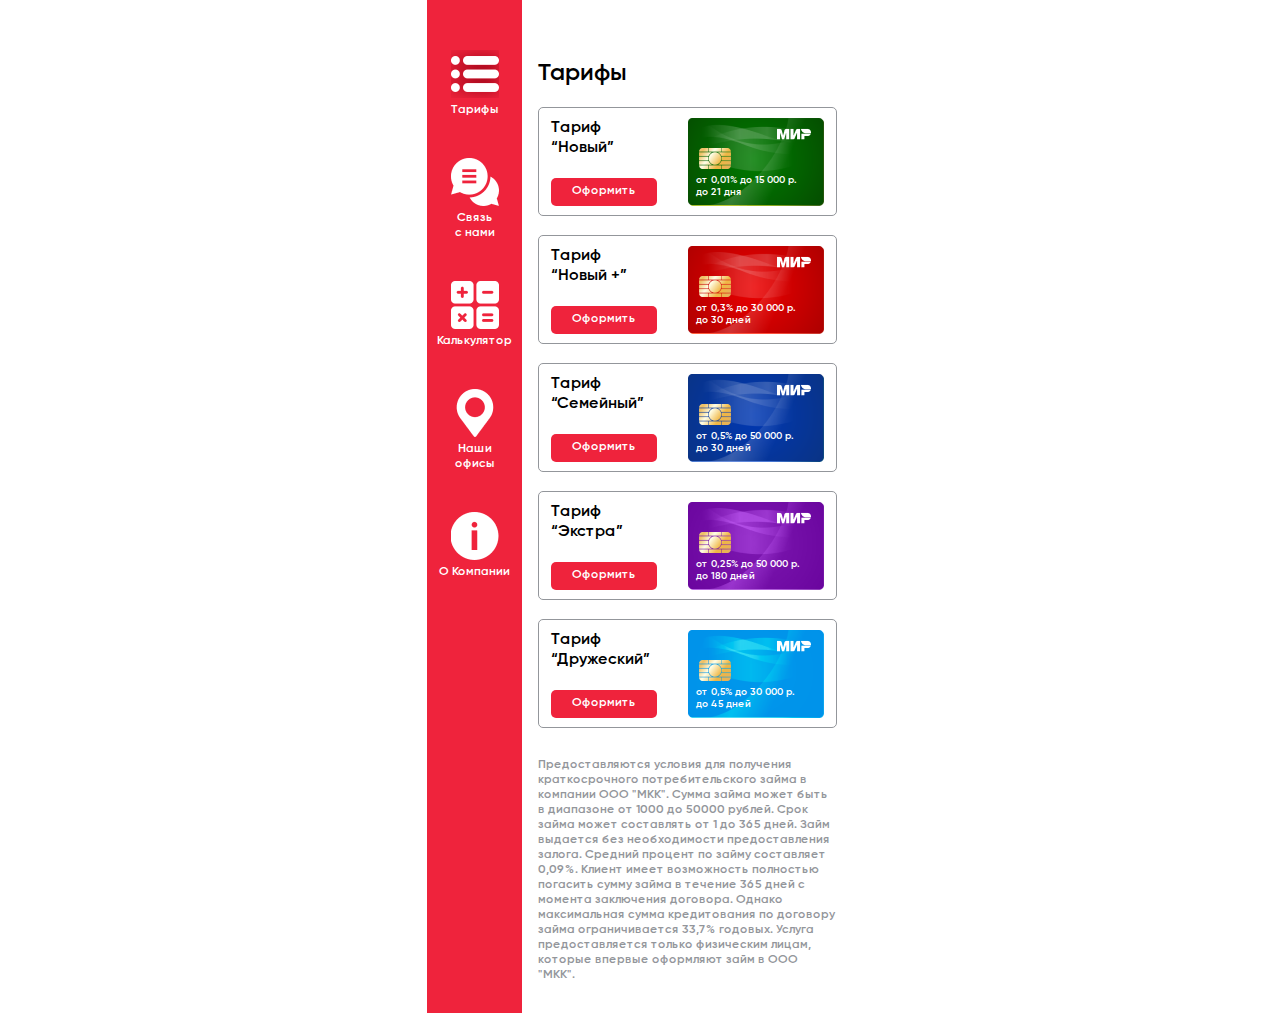
<file: index.html>
<!DOCTYPE html>
<html lang="en">
<head>
    <meta charset="UTF-8">
    <meta name="viewport" content="width=device-width, initial-scale=1.0">
    <link rel="stylesheet" href="./assets/css/main.css">
    <title>Тарифы</title>
</head>
<body>
    <div class="wrapper">
        <header class="header" id="header"></header>

        <main class="main">
            <section class="mainsec tarifs">
                <div class="container">
                    <div class="mainsec_block tarifs_block">
                        <div class="mainsec_l">
                            <div class="mainsec_l--links">
                                <a href="index.html" class="mainsec_l--link">
                                    <img src="./assets/imgs/main/tarifs.png" alt="mainsec icon">
                                    <span>Тарифы</span>
                                </a>
                                <a href="contactus.html" class="mainsec_l--link">
                                    <img src="./assets/imgs/main/contactus.png" alt="mainsec icon">
                                    <span>Связь <br> с нами</span>
                                </a>
                                <a href="calculator.html" class="mainsec_l--link">
                                    <img src="./assets/imgs/main/Calculator.png" alt="mainsec icon">
                                    <span>Калькулятор</span>
                                </a>
                                <a href="ouroffices.html" class="mainsec_l--link">
                                    <img src="./assets/imgs/main/location.png" alt="mainsec icon">
                                    <span>Наши <br> офисы</span>
                                </a>
                                <a href="aboutus.html" class="mainsec_l--link">
                                    <img src="./assets/imgs/main/Information.png" alt="mainsec icon">
                                    <span>О Компании</span>
                                </a>
                            </div>
                        </div>
                        <div class="mainsec_r">
                            <div class="tarifs_side active">
                                <h2 class="main_title">Тарифы</h2>
                                <div class="tarifs_items">
                                    <div class="tarifs_item">
                                        <div class="tarifs_item--l">
                                            <span class="tarifs_item--name">
                                                Тариф <br> “Новый”
                                            </span>
                                            <a href="#" class="tarifs_item--btn main_btn">Оформить</a>
                                        </div>
                                        <div class="tarifs_item--r">
                                            <img class="tarifs_item--img01" src="./assets/imgs/tarifs/mir.png" alt="mir">
                                            <img class="tarifs_item--img02" src="./assets/imgs/tarifs/chip.png" alt="chip">
                                            <img class="tarifs_item--bg" src="./assets/imgs/tarifs/greenbg.png" alt="bg">
                                            <span class="tarifs_item--span">
                                                от 0,01% до 15 000 р. <br> до 21 дня
                                            </span>
                                        </div>
                                    </div>
                                    <div class="tarifs_item">
                                        <div class="tarifs_item--l">
                                            <span class="tarifs_item--name">
                                                Тариф <br> “Новый +”
                                            </span>
                                            <a href="#" class="tarifs_item--btn main_btn">Оформить</a>
                                        </div>
                                        <div class="tarifs_item--r">
                                            <img class="tarifs_item--img01" src="./assets/imgs/tarifs/mir.png" alt="mir">
                                            <img class="tarifs_item--img02" src="./assets/imgs/tarifs/chip.png" alt="chip">
                                            <img class="tarifs_item--bg" src="./assets/imgs/tarifs/redbg.png" alt="bg">
                                            <span class="tarifs_item--span">
                                                от 0,3% до 30 000 р. <br> до 30 дней
                                            </span>
                                        </div>
                                    </div>
                                    <div class="tarifs_item">
                                        <div class="tarifs_item--l">
                                            <span class="tarifs_item--name">
                                                Тариф <br> “Семейный”
                                            </span>
                                            <a href="#" class="tarifs_item--btn main_btn">Оформить</a>
                                        </div>
                                        <div class="tarifs_item--r">
                                            <img class="tarifs_item--img01" src="./assets/imgs/tarifs/mir.png" alt="mir">
                                            <img class="tarifs_item--img02" src="./assets/imgs/tarifs/chip.png" alt="chip">
                                            <img class="tarifs_item--bg" src="./assets/imgs/tarifs/bluebg.png" alt="bg">
                                            <span class="tarifs_item--span">
                                                от 0,5% до 50 000 р. <br> до 30 дней
                                            </span>
                                        </div>
                                    </div>
                                    <div class="tarifs_item">
                                        <div class="tarifs_item--l">
                                            <span class="tarifs_item--name">
                                                Тариф <br> “Экстра”
                                            </span>
                                            <a href="#" class="tarifs_item--btn main_btn">Оформить</a>
                                        </div>
                                        <div class="tarifs_item--r">
                                            <img class="tarifs_item--img01" src="./assets/imgs/tarifs/mir.png" alt="mir">
                                            <img class="tarifs_item--img02" src="./assets/imgs/tarifs/chip.png" alt="chip">
                                            <img class="tarifs_item--bg" src="./assets/imgs/tarifs/purplebg.png" alt="bg">
                                            <span class="tarifs_item--span">
                                                от 0,25% до 50 000 р.  <br> до 180 дней
                                            </span>
                                        </div>
                                    </div>
                                    <div class="tarifs_item">
                                        <div class="tarifs_item--l">
                                            <span class="tarifs_item--name">
                                                Тариф <br> “Дружеский”
                                            </span>
                                            <a href="#" class="tarifs_item--btn main_btn">Оформить</a>
                                        </div>
                                        <div class="tarifs_item--r">
                                            <img class="tarifs_item--img01" src="./assets/imgs/tarifs/mir.png" alt="mir">
                                            <img class="tarifs_item--img02" src="./assets/imgs/tarifs/chip.png" alt="chip">
                                            <img class="tarifs_item--bg" src="./assets/imgs/tarifs/bluebg02.png" alt="bg">
                                            <span class="tarifs_item--span">
                                                от 0,5% до 30 000 р.  <br> до 45 дней
                                            </span>
                                        </div>
                                    </div>
                                </div>
                                <p class="tarifs_text">
                                    Предоставляются условия для получения краткосрочного потребительского займа в компании ООО "МКК". Сумма займа может быть в диапазоне от 1000 до 50000 рублей. Срок займа может составлять от 1 до 365 дней. Займ выдается без необходимости предоставления залога. Средний процент по займу составляет 0,09%. Клиент имеет возможность полностью погасить сумму займа в течение 365 дней с момента заключения договора. Однако максимальная сумма кредитования по договору займа ограничивается 33,7% годовых. Услуга предоставляется только физическим лицам, которые впервые оформляют займ в ООО "МКК".
                                </p>
                            </div>
                            <div class="loan">
                                <form action="" class="loan_form">
                                    <div class="loan_block">
                                        <h2 class="main_title">Заявка на заём</h2>
                                        <div class="loan_inputs">
                                            <div class="loan_input">
                                                <img src="./assets/imgs/tarifs/User.png">
                                                <input type="text" placeholder="ФИО" class="loan_input--name" required>
                                            </div>
                                            <div class="loan_input">
                                                <img src="./assets/imgs/tarifs/Mail.png">
                                                <input type="text" placeholder="e-mail" class="loan_input--mail" required>
                                            </div>
                                            <div class="loan_input">
                                                <img src="./assets/imgs/tarifs/Smartphone.png">
                                                <input type="text" placeholder="Номер телефона" class="loan_input--tel" required>
                                            </div>
                                        </div>
                                        <button class="main_btn loan_btn">Отправить</button>
                                        <a href="#" class="consent">Согласие на обработку данных</a>
                                    </div>
                                </form>
                            </div>
                            <div class="consent_block">
                                <a href="#" class="toback">
                                    <svg fill="#000000" version="1.1" id="Capa_1" xmlns="http://www.w3.org/2000/svg" xmlns:xlink="http://www.w3.org/1999/xlink" 
                                        width="800px" height="800px" viewBox="0 0 44.952 44.952"
                                        xml:space="preserve">
                                    <g>
                                        <path d="M44.952,22.108c0-1.25-0.478-2.424-1.362-3.308L30.627,5.831c-0.977-0.977-2.561-0.977-3.536,0
                                            c-0.978,0.977-0.976,2.568,0,3.546l10.574,10.57H2.484C1.102,19.948,0,21.081,0,22.464c0,0.003,0,0.025,0,0.028
                                            c0,1.382,1.102,2.523,2.484,2.523h35.182L27.094,35.579c-0.978,0.978-0.978,2.564,0,3.541c0.977,0.979,2.561,0.978,3.538-0.001
                                            l12.958-12.97c0.885-0.882,1.362-2.059,1.362-3.309C44.952,22.717,44.952,22.231,44.952,22.108z"/>
                                    </g>
                                    </svg>
                                    <span>назад</span>
                                </a>
                                <h2 class="main_title">Согласие <br> на обработку данных</h2>
                                <div class="consent_block--text">
                                    <p class="consent_block--p">
                                        Согласие пользователя мобильного приложения "Займы онлайн" на обработку персональных данных
                                    </p>
                                    <p class="consent_block--p">
                                        Регистрируясь (заполняя форму) в Мобильном приложении Общества с ограниченной ответственностью “МКК «ЮристЪ» (далее Общество) и Разработчика Мобильного приложения действующего на основании Соглашения №2 с Обществом от 12 января 2024г., Пользователь, выступая в качестве субъекта персональных данных предоставляет согласие на обработку персональных данных. Пользователь нажатием на кнопку "Я даю согласие на обработку своих персональных данных", безусловно принимает (предоставляет акцепт) всех положений настоящего Согласия.
                                    </p>
                                    <p class="consent_block--p">
                                        Перечень персональных данных Пользователя, собираемых в приложении: Фамилия, Имя, Отчество, Адрес электронной почты, Номер мобильного телефона.
                                    </p>
                                    <p class="consent_block--p">
                                        Настоящее Согласие действует в отношении всех персональных данных Пользователя, указанных им при заполнении формы в Мобильном приложении; Цели обработки персональных данных: Подбор Мобильным приложением предложений займов от сторонних микрофинансовых и микрокредитных компаний; Передача полученных персональных данных для оценки возможности выдачи займа в ООО “МКК «ЮристЪ» .
                                    </p>
                                    <p class="consent_block--p">
                                        Согласие Пользователя включает в себя, в том числе, согласие с тем, что получение данных, относящихся к Пользователю, их уточнение, блокирование и уничтожение допускается в случаях, установленных действующим законодательством на основании письменного заявления Пользователя, которое должно соответствовать требованиям, установленным действующим законодательством РФ.
                                    </p>
                                    <p class="consent_block--p">
                                        Согласие, предоставленное Пользователем, действует с момента установки соответствующего переключателя в Мобильном приложении Общества и действительно в течение 5 (пяти) лет.
                                    </p>
                                    <p class="consent_block--p">
                                        Пользователь имеет право отозвать настоящее согласие. Отзыв осуществляется в форме подачи заявки через форму обратной связи сайта. После получения отзыва персональные данные подлежат уничтожению либо обезличиванию, в порядке, предусмотренном действующим законодательством РФ. Мобильное приложение разрабатывается и поддерживается Разработчиком. Персональные данные полученные в заявке Мобильного приложения пересылаются в ООО МКК «ЮристЪ»и без сохранения копии на серверах Разработчика. В случае если Пользователь передавал свои персональные данные сторонней микрофинансовой или микрокредитной компании подобранной в Мобильном приложении, то по вопросу отзыва согласия необходимо обращаться в соответствующую микрофинансовую или микрокредитную компанию. Мобильное приложение не сохраняет персональные данные пользователя в процессе работы пользователя со сторонними микрофинансовыми и микрокредитными компаниями, не является стороной сделки и не является ответственной за условия сделок заключенных Пользователем и сторонней микрокредитной, микрофинансовой компанией. Все микрокредитные и микрофинансовые компании представленные в приложении имеют действующую лицензию ЦБ РФ.
                                    </p>
                                    <p class="consent_block--p">
                                        Общество предоставляет нецелевые потребительские микрозаймы в сумме от 5 000 рублей до 100 000 рублей на срок от 30 дней до 180 дней.
                                    </p>
                                    <p class="consent_block--p">
                                        Процентные ставки в процентах годовых по договору потребительского займа: <br>
                                        Минимальная годовая процентная ставка: 18,2% <br>
                                        Максимальная годовая процентная ставка: 34%
                                    </p>
                                    <p class="consent_block--p">
                                        1. Я, являющийся Пользователем, подтверждаю, что обладаю всей полнотой правоспособности для выражения данного согласия, действую осознанно, по своей воле и в собственных интересах.
                                    </p>
                                    <p class="consent_block--p">
                                        2. Информация, предоставляемая мной Обществу и партнерам в связи с необходимостью подбора займа, в том числе указанная в Форме регистрации и является полной, точной и достоверной во всех отношениях, признаю и подтверждаю, что самостоятельно и полностью несу ответственность за предоставленные мной персональные данные, включая их полноту, достоверность, недвусмысленность и относимость непосредственно ко мне.
                                    </p>
                                    <p class="consent_block--p">
                                        3. Я согласен на проверку Обществом или иными лицами по его поручению указанной информации.
                                    </p>
                                    <p class="consent_block--p">
                                        4. В соответствии с Федеральным законом от 27.07.2006 No 152- ФЗ «О персональных данных» Я, Пользователь даю Согласие Обществу и Разработчику, действующему на основании Соглашения с Обществом на обработку всех моих персональных данных, указанных в форме регистрации Мобильного приложения, посредством использования средств автоматизации или без использования таких средств, включая сбор, запись, систематизацию, накопление, хранение, уточнение (обновление, изменение), извлечение, использование, обезличивание, блокирование, уничтожение, передачу (распространение, предоставление, доступ), а также третьим лицам при выполнении требований законодательства РФ.
                                    </p>
                                </div>
                            </div>
                        </div>
                    </div>
                </div>
            </section>
        </main>

        <div class="modal">
            <div class="container">
                <div class="modal_block">
                    <div class="modal_item">
                        <h2 class="modal_title">Благодарим <br> за обращение!</h2>
                        <span class="modal_span">Ваша заявка принята</span>
                        <a href="#" class="modal_btn main_btn">Хорошо</a>
                    </div>
                </div>
            </div>
        </div>

        <!-- <div class="preloader" id="preloader">
            <div class="preloader_block">
                <div class="preloader_item">
                    <h2 class="preloader_title">Займ <br> ОНЛАЙН</h2>
                    <div class="snippet" data-title="dot-flashing">
                        <div class="stage">
                            <div class="dot-flashing">
                                <span class="spanbefore"></span>
                                <span class="spanafter"></span>
                            </div>
                        </div>
                    </div>
                </div>
            </div>
            <img class="preloader_bg" src="./assets/imgs/preloaderImg.png" alt="preloader bg">
            <img class="preloader_coins" src="./assets/imgs/preloadercoins.png" alt="coins">
        </div> -->

        <footer class="footer" id="footer"></footer>
    </div>

    <script src="./assets/js/jquery.js"></script>
    <script src="./assets/js/jquery.inputmask.min.js"></script>
    <script src="./assets/js/main.js"></script>
</body>
</html>
</file>
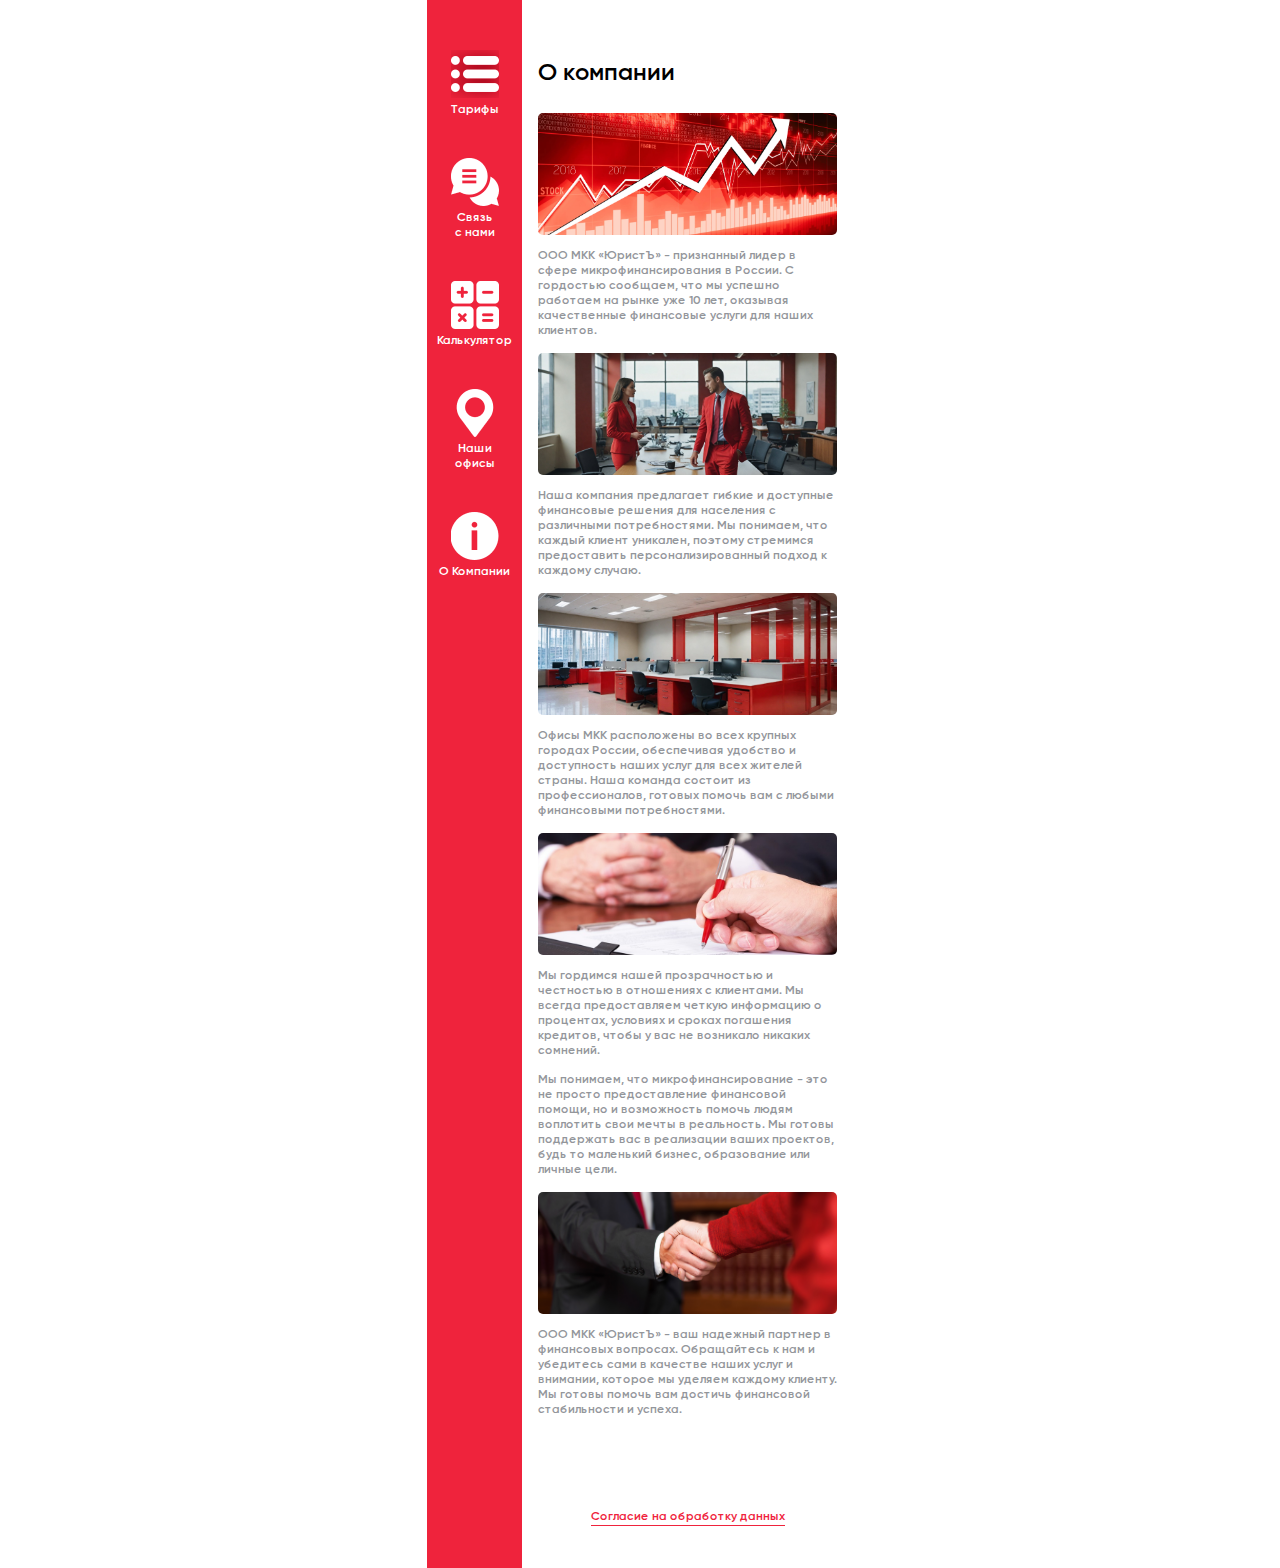
<file: aboutus.html>
<!DOCTYPE html>
<html lang="en">
<head>
    <meta charset="UTF-8">
    <meta name="viewport" content="width=device-width, initial-scale=1.0">
    <link rel="stylesheet" href="./assets/css/main.css">
    <title>О компании</title>
</head>
<body>
    <div class="wrapper">
        <header class="header" id="header"></header>

        <main class="main">
            <section class="mainsec tarifs">
                <div class="container">
                    <div class="mainsec_block aboutusmain">
                        <div class="mainsec_l">
                            <div class="mainsec_l--links">
                                <a href="index.html" class="mainsec_l--link">
                                    <img src="./assets/imgs/main/tarifs.png" alt="mainsec icon">
                                    <span>Тарифы</span>
                                </a>
                                <a href="contactus.html" class="mainsec_l--link">
                                    <img src="./assets/imgs/main/contactus.png" alt="mainsec icon">
                                    <span>Связь <br> с нами</span>
                                </a>
                                <a href="calculator.html" class="mainsec_l--link">
                                    <img src="./assets/imgs/main/Calculator.png" alt="mainsec icon">
                                    <span>Калькулятор</span>
                                </a>
                                <a href="ouroffices.html" class="mainsec_l--link">
                                    <img src="./assets/imgs/main/location.png" alt="mainsec icon">
                                    <span>Наши <br> офисы</span>
                                </a>
                                <a href="aboutus.html" class="mainsec_l--link">
                                    <img src="./assets/imgs/main/Information.png" alt="mainsec icon">
                                    <span>О Компании</span>
                                </a>
                            </div>
                        </div>
                        <div class="mainsec_r">
                            <div class="aboutus loan active">
                                <div class="aboutus_block">
                                    <h2 class="main_title">О компании</h2>
                                    <div class="aboutus_item">
                                        <img src="./assets/imgs/aboutus/aboutusImg01.png" alt="aboutus img">
                                        <p class="aboutus_text">ООО МКК «ЮристЪ» - признанный лидер в сфере микрофинансирования в России. С гордостью сообщаем, что мы успешно работаем на рынке уже 10 лет, оказывая качественные финансовые услуги для наших клиентов.
                                        </p>
                                        <img src="./assets/imgs/aboutus/aboutusImg02.jpg" alt="aboutus img">
                                        <p class="aboutus_text">Наша компания предлагает гибкие и доступные финансовые решения для населения с различными потребностями. Мы понимаем, что каждый клиент уникален, поэтому стремимся предоставить персонализированный подход к каждому случаю.</p>
                                        <img src="./assets/imgs/aboutus/aboutusImg03.jpg" alt="aboutus img">
                                        <p class="aboutus_text">Офисы МКК расположены во всех крупных городах России, обеспечивая удобство и доступность наших услуг для всех жителей страны. Наша команда состоит из профессионалов, готовых помочь вам с любыми финансовыми потребностями.</p>
                                        <img src="./assets/imgs/aboutus/aboutusImg04.jpg" alt="aboutus img">
                                        <p class="aboutus_text">Мы гордимся нашей прозрачностью и честностью в отношениях с клиентами. Мы всегда предоставляем четкую информацию о процентах, условиях и сроках погашения кредитов, чтобы у вас не возникало никаких сомнений.</p>
                                        <p class="aboutus_text text2">Мы понимаем, что микрофинансирование - это не просто предоставление финансовой помощи, но и возможность помочь людям воплотить свои мечты в реальность. Мы готовы поддержать вас в реализации ваших проектов, будь то маленький бизнес, образование или личные цели.</p>
                                        <img src="./assets/imgs/aboutus/aboutusImg05.jpg" alt="aboutus img">
                                        <p class="aboutus_text">ООО МКК «ЮристЪ» - ваш надежный партнер в финансовых вопросах. Обращайтесь к нам и убедитесь сами в качестве наших услуг и внимании, которое мы уделяем каждому клиенту. Мы готовы помочь вам достичь финансовой стабильности и успеха.</p>
                                    </div>
                                    <a href="#" class="consent">Согласие на обработку данных</a>
                                </div>
                            </div>
                            <div class="consent_block">
                                <a href="#" class="toback">
                                    <svg fill="#000000" version="1.1" id="Capa_1" xmlns="http://www.w3.org/2000/svg" xmlns:xlink="http://www.w3.org/1999/xlink" 
                                        width="800px" height="800px" viewBox="0 0 44.952 44.952"
                                        xml:space="preserve">
                                    <g>
                                        <path d="M44.952,22.108c0-1.25-0.478-2.424-1.362-3.308L30.627,5.831c-0.977-0.977-2.561-0.977-3.536,0
                                            c-0.978,0.977-0.976,2.568,0,3.546l10.574,10.57H2.484C1.102,19.948,0,21.081,0,22.464c0,0.003,0,0.025,0,0.028
                                            c0,1.382,1.102,2.523,2.484,2.523h35.182L27.094,35.579c-0.978,0.978-0.978,2.564,0,3.541c0.977,0.979,2.561,0.978,3.538-0.001
                                            l12.958-12.97c0.885-0.882,1.362-2.059,1.362-3.309C44.952,22.717,44.952,22.231,44.952,22.108z"/>
                                    </g>
                                    </svg>
                                    <span>назад</span>
                                </a>
                                <h2 class="main_title">Согласие <br> на обработку данных</h2>
                                <div class="consent_block--text">
                                    <p class="consent_block--p">
                                        Согласие пользователя мобильного приложения "Займы онлайн" на обработку персональных данных
                                    </p>
                                    <p class="consent_block--p">
                                        Регистрируясь (заполняя форму) в Мобильном приложении Общества с ограниченной ответственностью “МКК «ЮристЪ» (далее Общество) и Разработчика Мобильного приложения действующего на основании Соглашения №2 с Обществом от 12 января 2024г., Пользователь, выступая в качестве субъекта персональных данных предоставляет согласие на обработку персональных данных. Пользователь нажатием на кнопку "Я даю согласие на обработку своих персональных данных", безусловно принимает (предоставляет акцепт) всех положений настоящего Согласия.
                                    </p>
                                    <p class="consent_block--p">
                                        Перечень персональных данных Пользователя, собираемых в приложении: Фамилия, Имя, Отчество, Адрес электронной почты, Номер мобильного телефона.
                                    </p>
                                    <p class="consent_block--p">
                                        Настоящее Согласие действует в отношении всех персональных данных Пользователя, указанных им при заполнении формы в Мобильном приложении; Цели обработки персональных данных: Подбор Мобильным приложением предложений займов от сторонних микрофинансовых и микрокредитных компаний; Передача полученных персональных данных для оценки возможности выдачи займа в ООО “МКК «ЮристЪ» .
                                    </p>
                                    <p class="consent_block--p">
                                        Согласие Пользователя включает в себя, в том числе, согласие с тем, что получение данных, относящихся к Пользователю, их уточнение, блокирование и уничтожение допускается в случаях, установленных действующим законодательством на основании письменного заявления Пользователя, которое должно соответствовать требованиям, установленным действующим законодательством РФ.
                                    </p>
                                    <p class="consent_block--p">
                                        Согласие, предоставленное Пользователем, действует с момента установки соответствующего переключателя в Мобильном приложении Общества и действительно в течение 5 (пяти) лет.
                                    </p>
                                    <p class="consent_block--p">
                                        Пользователь имеет право отозвать настоящее согласие. Отзыв осуществляется в форме подачи заявки через форму обратной связи сайта. После получения отзыва персональные данные подлежат уничтожению либо обезличиванию, в порядке, предусмотренном действующим законодательством РФ. Мобильное приложение разрабатывается и поддерживается Разработчиком. Персональные данные полученные в заявке Мобильного приложения пересылаются в ООО МКК «ЮристЪ»и без сохранения копии на серверах Разработчика. В случае если Пользователь передавал свои персональные данные сторонней микрофинансовой или микрокредитной компании подобранной в Мобильном приложении, то по вопросу отзыва согласия необходимо обращаться в соответствующую микрофинансовую или микрокредитную компанию. Мобильное приложение не сохраняет персональные данные пользователя в процессе работы пользователя со сторонними микрофинансовыми и микрокредитными компаниями, не является стороной сделки и не является ответственной за условия сделок заключенных Пользователем и сторонней микрокредитной, микрофинансовой компанией. Все микрокредитные и микрофинансовые компании представленные в приложении имеют действующую лицензию ЦБ РФ.
                                    </p>
                                    <p class="consent_block--p">
                                        Общество предоставляет нецелевые потребительские микрозаймы в сумме от 5 000 рублей до 100 000 рублей на срок от 30 дней до 180 дней.
                                    </p>
                                    <p class="consent_block--p">
                                        Процентные ставки в процентах годовых по договору потребительского займа: <br>
                                        Минимальная годовая процентная ставка: 18,2% <br>
                                        Максимальная годовая процентная ставка: 34%
                                    </p>
                                    <p class="consent_block--p">
                                        1. Я, являющийся Пользователем, подтверждаю, что обладаю всей полнотой правоспособности для выражения данного согласия, действую осознанно, по своей воле и в собственных интересах.
                                    </p>
                                    <p class="consent_block--p">
                                        2. Информация, предоставляемая мной Обществу и партнерам в связи с необходимостью подбора займа, в том числе указанная в Форме регистрации и является полной, точной и достоверной во всех отношениях, признаю и подтверждаю, что самостоятельно и полностью несу ответственность за предоставленные мной персональные данные, включая их полноту, достоверность, недвусмысленность и относимость непосредственно ко мне.
                                    </p>
                                    <p class="consent_block--p">
                                        3. Я согласен на проверку Обществом или иными лицами по его поручению указанной информации.
                                    </p>
                                    <p class="consent_block--p">
                                        4. В соответствии с Федеральным законом от 27.07.2006 No 152- ФЗ «О персональных данных» Я, Пользователь даю Согласие Обществу и Разработчику, действующему на основании Соглашения с Обществом на обработку всех моих персональных данных, указанных в форме регистрации Мобильного приложения, посредством использования средств автоматизации или без использования таких средств, включая сбор, запись, систематизацию, накопление, хранение, уточнение (обновление, изменение), извлечение, использование, обезличивание, блокирование, уничтожение, передачу (распространение, предоставление, доступ), а также третьим лицам при выполнении требований законодательства РФ.
                                    </p>
                                </div>
                            </div>
                        </div>
                    </div>
                </div>
            </section>
        </main>

        <div class="hidden">
            <div class="loan_input--tel"></div>
            <div class="loan_input--mail"></div>
        </div>

        <footer class="footer" id="footer"></footer>
    </div>

    <script src="./assets/js/jquery.js"></script>
    <script src="./assets/js/jquery.inputmask.min.js"></script>
    <script src="./assets/js/main.js"></script>
</body>
</html>
</file>
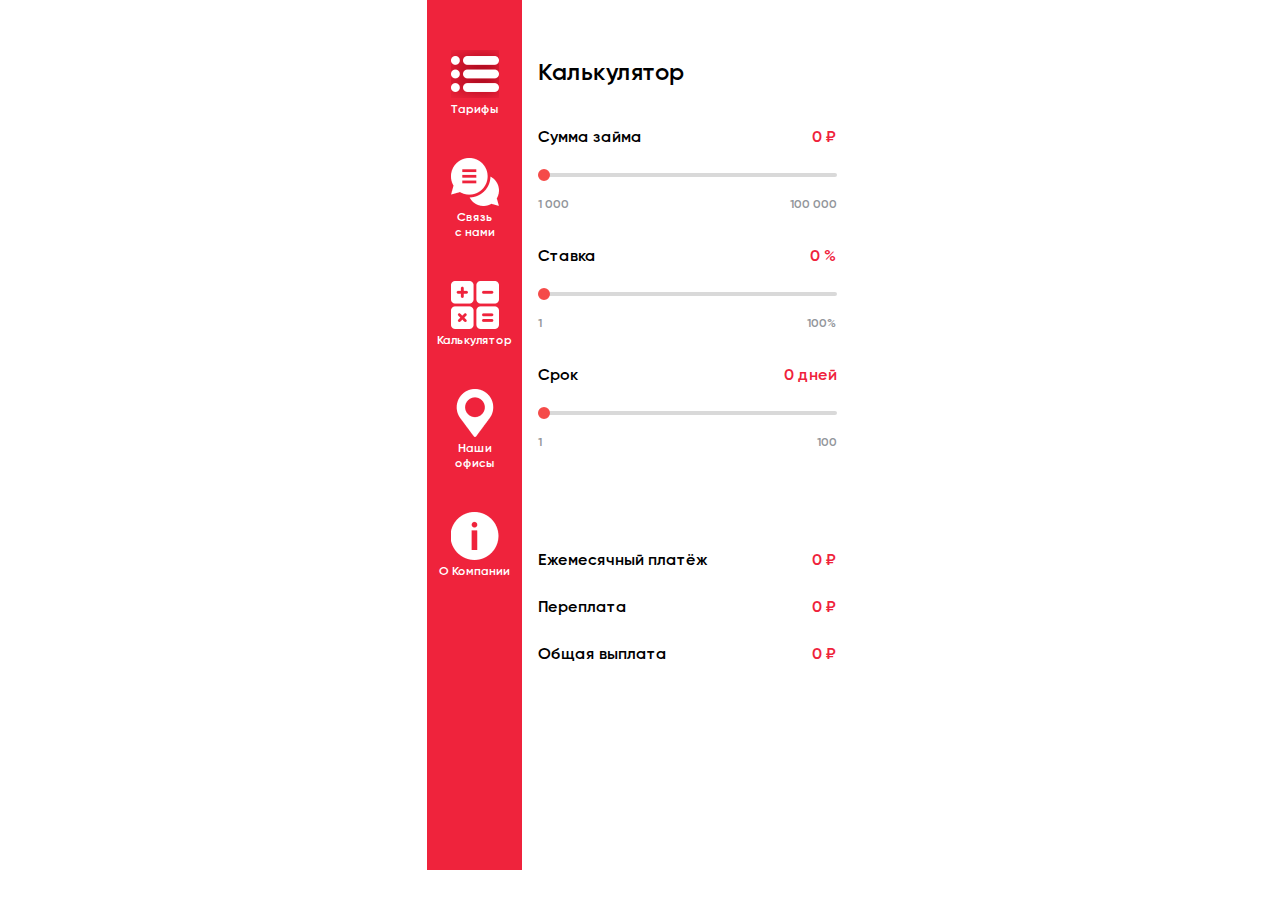
<file: calculator.html>
<!DOCTYPE html>
<html lang="en">
<head>
    <meta charset="UTF-8">
    <meta name="viewport" content="width=device-width, initial-scale=1.0">
    <link rel="stylesheet" href="./assets/css/main.css">
    <title>Калькулятор</title>
</head>
<body>
    <div class="wrapper">
        <header class="header" id="header"></header>

        <main class="main">
            <section class="mainsec tarifs">
                <div class="container">
                    <div class="mainsec_block tarifs_block">
                        <div class="mainsec_l">
                            <div class="mainsec_l--links">
                                <a href="index.html" class="mainsec_l--link">
                                    <img src="./assets/imgs/main/tarifs.png" alt="mainsec icon">
                                    <span>Тарифы</span>
                                </a>
                                <a href="contactus.html" class="mainsec_l--link">
                                    <img src="./assets/imgs/main/contactus.png" alt="mainsec icon">
                                    <span>Связь <br> с нами</span>
                                </a>
                                <a href="calculator.html" class="mainsec_l--link">
                                    <img src="./assets/imgs/main/Calculator.png" alt="mainsec icon">
                                    <span>Калькулятор</span>
                                </a>
                                <a href="ouroffices.html" class="mainsec_l--link">
                                    <img src="./assets/imgs/main/location.png" alt="mainsec icon">
                                    <span>Наши <br> офисы</span>
                                </a>
                                <a href="aboutus.html" class="mainsec_l--link">
                                    <img src="./assets/imgs/main/Information.png" alt="mainsec icon">
                                    <span>О Компании</span>
                                </a>
                            </div>
                        </div>
                        <div class="mainsec_r">
                            <div class="calculator">
                                <div class="calculator_block">
                                    <h2 class="main_title">Калькулятор</h2>
                                    <div class="calculator_items">
                                        <div class="calculator_item">
                                            <div class="calculator_item--t">
                                                <span class="calculator_item--span">Сумма займа</span>
                                                <span class="calculator_item--info"><span>0</span> ₽</span>
                                            </div>
                                            <div class="calculator_item--c">
                                                <input class="input-range" type="range" name="sum" id="sum" step="1" min="1000" max="100000" value="1000">
                                            </div>
                                            <div class="calculator_item--b">
                                                <span class="calculator_item--start">1 000</span>
                                                <span class="calculator_item--end">100 000</span>
                                            </div>
                                        </div>
                                        <div class="calculator_item">
                                            <div class="calculator_item--t">
                                                <span class="calculator_item--span">Ставка</span>
                                                <span class="calculator_item--info"><span>0</span> %</span>
                                            </div>
                                            <div class="calculator_item--c">
                                                <input class="input-range" type="range" name="bet" id="bet" step="1" min="1" max="100" value="1">
                                            </div>
                                            <div class="calculator_item--b">
                                                <span class="calculator_item--start">1</span>
                                                <span class="calculator_item--end">100%</span>
                                            </div>
                                        </div>
                                        <div class="calculator_item">
                                            <div class="calculator_item--t">
                                                <span class="calculator_item--span">Срок</span>
                                                <span class="calculator_item--info"><span>0</span> дней</span>
                                            </div>
                                            <div class="calculator_item--c">
                                                <input class="input-range" type="range" name="limitation" id="limitation" step="1" min="1" max="100" value="1">
                                            </div>
                                            <div class="calculator_item--b">
                                                <span class="calculator_item--start">1</span>
                                                <span class="calculator_item--end">100</span>
                                            </div>
                                        </div>
                                    </div>
                                    <div class="calculator_info">
                                        <div class="calculator_info--item">
                                            <span class="calculator_info--span">Ежемесячный платёж</span>
                                            <span class="everyMonthsPrice calculator_info--change"><span>0</span> ₽</span>
                                        </div>
                                        <div class="calculator_info--item">
                                            <span class="calculator_info--span">Переплата</span>
                                            <span class="overPayment calculator_info--change"><span>0</span> ₽</span>
                                        </div>
                                        <div class="calculator_info--item">
                                            <span class="calculator_info--span">Общая выплата</span>
                                            <span class="totalPayments calculator_info--change"><span>0</span> ₽</span>
                                        </div>
                                    </div>
                                </div>
                            </div>
                        </div>
                    </div>
                </div>
            </section>
        </main>

        
        <div class="hidden">
            <div class="loan_input--tel"></div>
            <div class="loan_input--mail"></div>
        </div>
        
        <footer class="footer" id="footer"></footer>
    </div>

    <script src="./assets/js/jquery.js"></script>
    <script src="./assets/js/calculator.js"></script>
    <script src="./assets/js/jquery.inputmask.min.js"></script>
    <script src="./assets/js/main.js"></script>
</body>
</html>
</file>
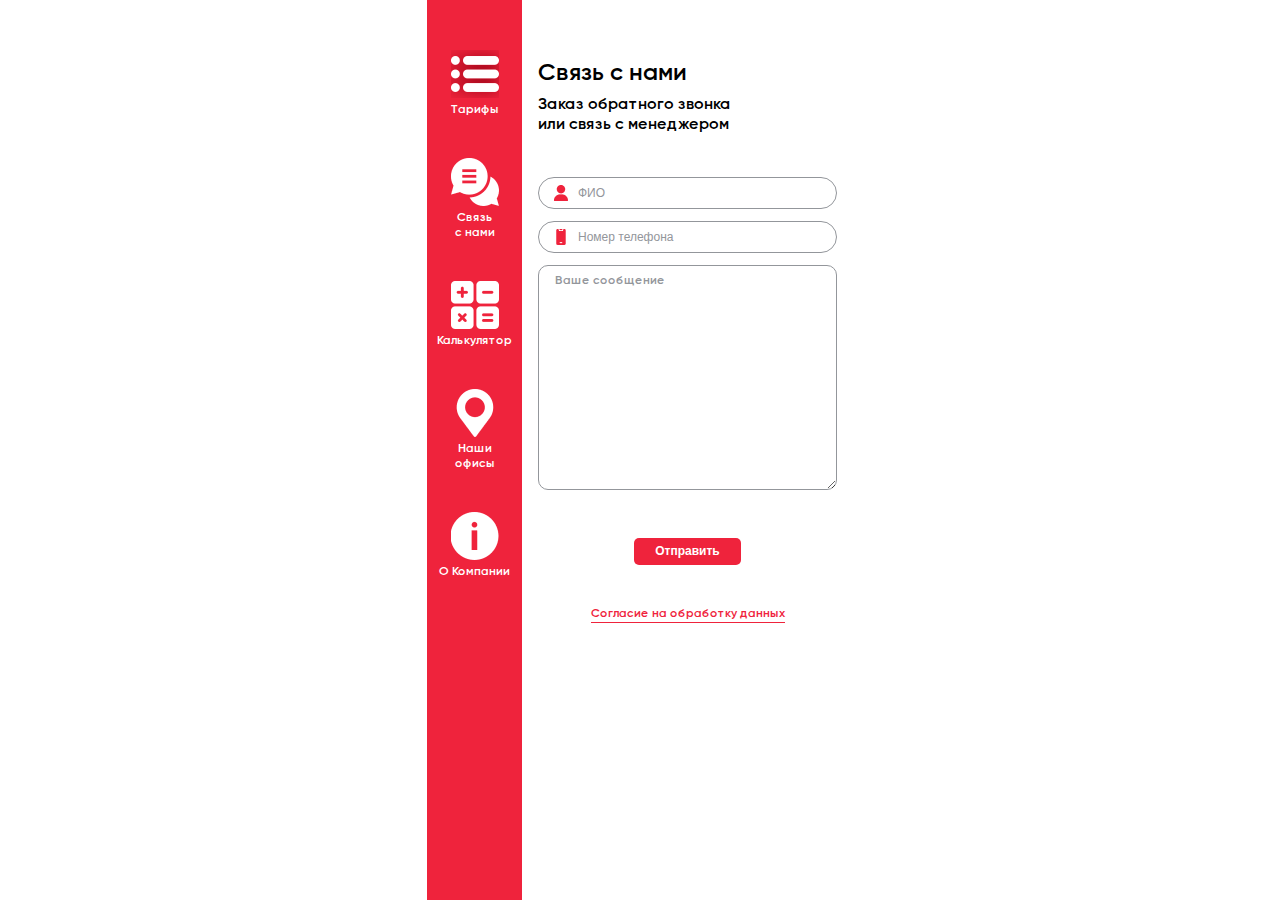
<file: contactus.html>
<!DOCTYPE html>
<html lang="en">
<head>
    <meta charset="UTF-8">
    <meta name="viewport" content="width=device-width, initial-scale=1.0">
    <link rel="stylesheet" href="./assets/css/main.css">
    <title>Связь с нами</title>
</head>
<body>
    <div class="wrapper">
        <header class="header" id="header"></header>

        <main class="main">
            <section class="mainsec tarifs contactus_main">
                <div class="container">
                    <div class="mainsec_block tarifs_block active">
                        <div class="mainsec_l">
                            <div class="mainsec_l--links">
                                <a href="index.html" class="mainsec_l--link">
                                    <img src="./assets/imgs/main/tarifs.png" alt="mainsec icon">
                                    <span>Тарифы</span>
                                </a>
                                <a href="contactus.html" class="mainsec_l--link">
                                    <img src="./assets/imgs/main/contactus.png" alt="mainsec icon">
                                    <span>Связь <br> с нами</span>
                                </a>
                                <a href="calculator.html" class="mainsec_l--link">
                                    <img src="./assets/imgs/main/Calculator.png" alt="mainsec icon">
                                    <span>Калькулятор</span>
                                </a>
                                <a href="ouroffices.html" class="mainsec_l--link">
                                    <img src="./assets/imgs/main/location.png" alt="mainsec icon">
                                    <span>Наши <br> офисы</span>
                                </a>
                                <a href="aboutus.html" class="mainsec_l--link">
                                    <img src="./assets/imgs/main/Information.png" alt="mainsec icon">
                                    <span>О Компании</span>
                                </a>
                            </div>
                        </div>
                        <div class="mainsec_r">
                            <div class="loan contactus active">
                                <form action="" class="loan_form contactus_form">
                                    <div class="loan_block contactus_block">
                                        <h2 class="main_title">Связь с нами</h2>
                                        <span class="main_subtitle">Заказ обратного звонка <br> или связь с менеджером</span>
                                        <div class="loan_inputs">
                                            <div class="loan_input">
                                                <img src="./assets/imgs/tarifs/User.png">
                                                <input type="text" placeholder="ФИО" class="loan_input--name" required>
                                            </div>
                                            <div class="loan_input">
                                                <img src="./assets/imgs/tarifs/Smartphone.png">
                                                <input type="text" placeholder="Номер телефона" class="loan_input--tel" required>
                                            </div>
                                            <div class="contactus_text">
                                                <textarea name="yourMes" id="yourMes" class="contactus_textarea" placeholder="Ваше сообщение"></textarea>
                                            </div>
                                        </div>
                                        <button class="main_btn loan_btn">Отправить</button>
                                        <a href="#" class="consent">Согласие на обработку данных</a>
                                    </div>
                                </form>
                            </div>
                            <div class="consent_block">
                                <a href="#" class="toback">
                                    <svg fill="#000000" version="1.1" id="Capa_1" xmlns="http://www.w3.org/2000/svg" xmlns:xlink="http://www.w3.org/1999/xlink" 
                                        width="800px" height="800px" viewBox="0 0 44.952 44.952"
                                        xml:space="preserve">
                                    <g>
                                        <path d="M44.952,22.108c0-1.25-0.478-2.424-1.362-3.308L30.627,5.831c-0.977-0.977-2.561-0.977-3.536,0
                                            c-0.978,0.977-0.976,2.568,0,3.546l10.574,10.57H2.484C1.102,19.948,0,21.081,0,22.464c0,0.003,0,0.025,0,0.028
                                            c0,1.382,1.102,2.523,2.484,2.523h35.182L27.094,35.579c-0.978,0.978-0.978,2.564,0,3.541c0.977,0.979,2.561,0.978,3.538-0.001
                                            l12.958-12.97c0.885-0.882,1.362-2.059,1.362-3.309C44.952,22.717,44.952,22.231,44.952,22.108z"/>
                                    </g>
                                    </svg>
                                    <span>назад</span>
                                </a>
                                <h2 class="main_title">Согласие <br> на обработку данных</h2>
                                <div class="consent_block--text">
                                    <p class="consent_block--p">
                                        Согласие пользователя мобильного приложения "Займы онлайн" на обработку персональных данных
                                    </p>
                                    <p class="consent_block--p">
                                        Регистрируясь (заполняя форму) в Мобильном приложении Общества с ограниченной ответственностью “МКК «ЮристЪ» (далее Общество) и Разработчика Мобильного приложения действующего на основании Соглашения №2 с Обществом от 12 января 2024г., Пользователь, выступая в качестве субъекта персональных данных предоставляет согласие на обработку персональных данных. Пользователь нажатием на кнопку "Я даю согласие на обработку своих персональных данных", безусловно принимает (предоставляет акцепт) всех положений настоящего Согласия.
                                    </p>
                                    <p class="consent_block--p">
                                        Перечень персональных данных Пользователя, собираемых в приложении: Фамилия, Имя, Отчество, Адрес электронной почты, Номер мобильного телефона.
                                    </p>
                                    <p class="consent_block--p">
                                        Настоящее Согласие действует в отношении всех персональных данных Пользователя, указанных им при заполнении формы в Мобильном приложении; Цели обработки персональных данных: Подбор Мобильным приложением предложений займов от сторонних микрофинансовых и микрокредитных компаний; Передача полученных персональных данных для оценки возможности выдачи займа в ООО “МКК «ЮристЪ» .
                                    </p>
                                    <p class="consent_block--p">
                                        Согласие Пользователя включает в себя, в том числе, согласие с тем, что получение данных, относящихся к Пользователю, их уточнение, блокирование и уничтожение допускается в случаях, установленных действующим законодательством на основании письменного заявления Пользователя, которое должно соответствовать требованиям, установленным действующим законодательством РФ.
                                    </p>
                                    <p class="consent_block--p">
                                        Согласие, предоставленное Пользователем, действует с момента установки соответствующего переключателя в Мобильном приложении Общества и действительно в течение 5 (пяти) лет.
                                    </p>
                                    <p class="consent_block--p">
                                        Пользователь имеет право отозвать настоящее согласие. Отзыв осуществляется в форме подачи заявки через форму обратной связи сайта. После получения отзыва персональные данные подлежат уничтожению либо обезличиванию, в порядке, предусмотренном действующим законодательством РФ. Мобильное приложение разрабатывается и поддерживается Разработчиком. Персональные данные полученные в заявке Мобильного приложения пересылаются в ООО МКК «ЮристЪ»и без сохранения копии на серверах Разработчика. В случае если Пользователь передавал свои персональные данные сторонней микрофинансовой или микрокредитной компании подобранной в Мобильном приложении, то по вопросу отзыва согласия необходимо обращаться в соответствующую микрофинансовую или микрокредитную компанию. Мобильное приложение не сохраняет персональные данные пользователя в процессе работы пользователя со сторонними микрофинансовыми и микрокредитными компаниями, не является стороной сделки и не является ответственной за условия сделок заключенных Пользователем и сторонней микрокредитной, микрофинансовой компанией. Все микрокредитные и микрофинансовые компании представленные в приложении имеют действующую лицензию ЦБ РФ.
                                    </p>
                                    <p class="consent_block--p">
                                        Общество предоставляет нецелевые потребительские микрозаймы в сумме от 5 000 рублей до 100 000 рублей на срок от 30 дней до 180 дней.
                                    </p>
                                    <p class="consent_block--p">
                                        Процентные ставки в процентах годовых по договору потребительского займа: <br>
                                        Минимальная годовая процентная ставка: 18,2% <br>
                                        Максимальная годовая процентная ставка: 34%
                                    </p>
                                    <p class="consent_block--p">
                                        1. Я, являющийся Пользователем, подтверждаю, что обладаю всей полнотой правоспособности для выражения данного согласия, действую осознанно, по своей воле и в собственных интересах.
                                    </p>
                                    <p class="consent_block--p">
                                        2. Информация, предоставляемая мной Обществу и партнерам в связи с необходимостью подбора займа, в том числе указанная в Форме регистрации и является полной, точной и достоверной во всех отношениях, признаю и подтверждаю, что самостоятельно и полностью несу ответственность за предоставленные мной персональные данные, включая их полноту, достоверность, недвусмысленность и относимость непосредственно ко мне.
                                    </p>
                                    <p class="consent_block--p">
                                        3. Я согласен на проверку Обществом или иными лицами по его поручению указанной информации.
                                    </p>
                                    <p class="consent_block--p">
                                        4. В соответствии с Федеральным законом от 27.07.2006 No 152- ФЗ «О персональных данных» Я, Пользователь даю Согласие Обществу и Разработчику, действующему на основании Соглашения с Обществом на обработку всех моих персональных данных, указанных в форме регистрации Мобильного приложения, посредством использования средств автоматизации или без использования таких средств, включая сбор, запись, систематизацию, накопление, хранение, уточнение (обновление, изменение), извлечение, использование, обезличивание, блокирование, уничтожение, передачу (распространение, предоставление, доступ), а также третьим лицам при выполнении требований законодательства РФ.
                                    </p>
                                </div>
                            </div>
                        </div>
                    </div>
                </div>
            </section>
        </main>

        <div class="modal">
            <div class="container">
                <div class="modal_block">
                    <div class="modal_item">
                        <h2 class="modal_title">Спасибо!</h2>
                        <span class="modal_span">Ваше сообщение отправлено, <br> мы свяжемся с вами в ближайшее <br> время</span>
                        <a href="#" class="modal_btn main_btn">Хорошо</a>
                    </div>
                </div>
            </div>
        </div>

        <footer class="footer" id="footer"></footer>
    </div>

    <script src="./assets/js/jquery.js"></script>
    <script src="./assets/js/jquery.inputmask.min.js"></script>
    <script src="./assets/js/main.js"></script>
</body>
</html>
</file>
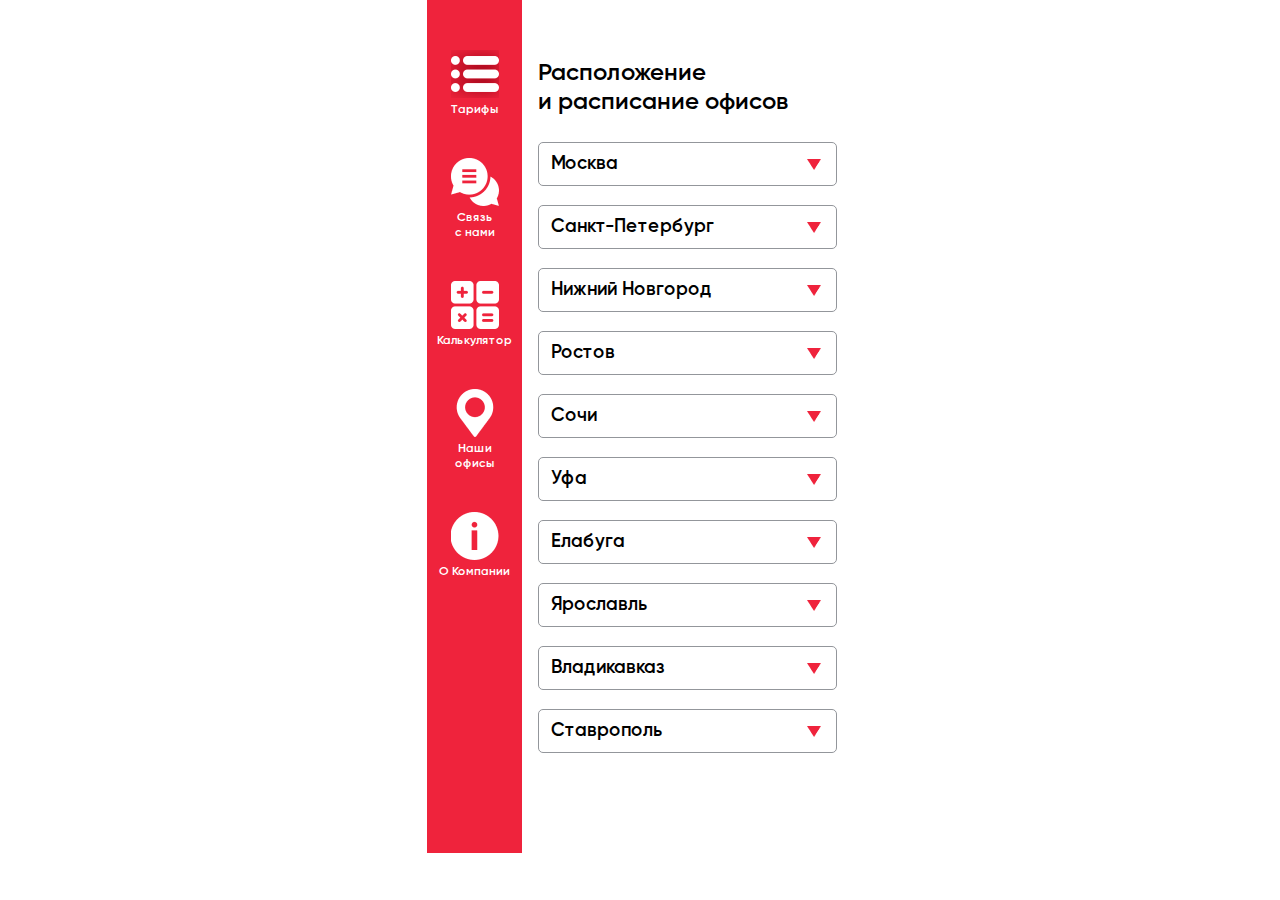
<file: ouroffices.html>
<!DOCTYPE html>
<html lang="en">
<head>
    <meta charset="UTF-8">
    <meta name="viewport" content="width=device-width, initial-scale=1.0">
    <link rel="stylesheet" href="./assets/css/main.css">
    <title>Наши офисы</title>
</head>
<body>
    <div class="wrapper">
        <header class="header" id="header"></header>

        <main class="main">
            <section class="mainsec tarifs">
                <div class="container">
                    <div class="mainsec_block tarifs_block">
                        <div class="mainsec_l">
                            <div class="mainsec_l--links">
                                <a href="index.html" class="mainsec_l--link">
                                    <img src="./assets/imgs/main/tarifs.png" alt="mainsec icon">
                                    <span>Тарифы</span>
                                </a>
                                <a href="contactus.html" class="mainsec_l--link">
                                    <img src="./assets/imgs/main/contactus.png" alt="mainsec icon">
                                    <span>Связь <br> с нами</span>
                                </a>
                                <a href="calculator.html" class="mainsec_l--link">
                                    <img src="./assets/imgs/main/Calculator.png" alt="mainsec icon">
                                    <span>Калькулятор</span>
                                </a>
                                <a href="ouroffices.html" class="mainsec_l--link">
                                    <img src="./assets/imgs/main/location.png" alt="mainsec icon">
                                    <span>Наши <br> офисы</span>
                                </a>
                                <a href="aboutus.html" class="mainsec_l--link">
                                    <img src="./assets/imgs/main/Information.png" alt="mainsec icon">
                                    <span>О Компании</span>
                                </a>
                            </div>
                        </div>
                        <div class="mainsec_r">
                            <div class="ouroffices">
                                <div class="ouroffices_block">
                                    <h2 class="main_title">
                                        Расположение <br> и расписание офисов
                                    </h2>
                                    <div class="ouroffices_items">
                                        <div class="ouroffices_item">
                                            <h3 class="ouroffices_item--name">
                                                <span>Москва</span>
                                                <img src="./assets/imgs/triangle.png" alt="triangle">
                                            </h3>
                                            <div class="ouroffices_item--b">
                                                <div class="ouroffices_item--info">
                                                    <span class="ouroffices_item--place">ул. Новослободская, 65</span>
                                                    <span class="ouroffices_item--time">Пн.-Вс.: с 10:00 до 19:00</span>
                                                </div>
                                                <a href="contactus.html" class="ouroffices_item--btn main_btn">Заказать звонок</a>
                                            </div>
                                        </div>
                                        <div class="ouroffices_item">
                                            <h3 class="ouroffices_item--name">
                                                <span>Санкт-Петербург</span>
                                                <img src="./assets/imgs/triangle.png" alt="triangle">
                                            </h3>
                                            <div class="ouroffices_item--b">
                                                <div class="ouroffices_item--info">
                                                    <span class="ouroffices_item--place">Невкий Проспект, д 184, оф. 2</span>
                                                    <span class="ouroffices_item--time">Пн.-Вс.: с 10:00 до 20:00</span>
                                                </div>
                                                <a href="contactus.html" class="ouroffices_item--btn main_btn">Заказать звонок</a>
                                            </div>
                                        </div>
                                        <div class="ouroffices_item">
                                            <h3 class="ouroffices_item--name">
                                                <span>Нижний Новгород</span>
                                                <img src="./assets/imgs/triangle.png" alt="triangle">
                                            </h3>
                                            <div class="ouroffices_item--b">
                                                <div class="ouroffices_item--info">
                                                    <span class="ouroffices_item--place">ул. Пушкина, 17</span>
                                                    <span class="ouroffices_item--time">Пн.-Сб.: с 10:00 до 20:00</span>
                                                </div>
                                                <a href="contactus.html" class="ouroffices_item--btn main_btn">Заказать звонок</a>
                                            </div>
                                        </div>
                                        <div class="ouroffices_item">
                                            <h3 class="ouroffices_item--name">
                                                <span>Ростов</span>
                                                <img src="./assets/imgs/triangle.png" alt="triangle">
                                            </h3>
                                            <div class="ouroffices_item--b">
                                                <div class="ouroffices_item--info">
                                                    <span class="ouroffices_item--place">ул. Ленина, 32</span>
                                                    <span class="ouroffices_item--time">Пн.-Вс.: с 09:00 до 20:00</span>
                                                </div>
                                                <a href="contactus.html" class="ouroffices_item--btn main_btn">Заказать звонок</a>
                                            </div>
                                        </div>
                                        <div class="ouroffices_item">
                                            <h3 class="ouroffices_item--name">
                                                <span>Сочи</span>
                                                <img src="./assets/imgs/triangle.png" alt="triangle">
                                            </h3>
                                            <div class="ouroffices_item--b">
                                                <div class="ouroffices_item--info">
                                                    <span class="ouroffices_item--place">ул. 50 лет СССР, 89</span>
                                                    <span class="ouroffices_item--time">Пн.-Вс.: с 09:00 до 20:00</span>
                                                </div>
                                                <a href="contactus.html" class="ouroffices_item--btn main_btn">Заказать звонок</a>
                                            </div>
                                        </div>
                                        <div class="ouroffices_item">
                                            <h3 class="ouroffices_item--name">
                                                <span>Уфа</span>
                                                <img src="./assets/imgs/triangle.png" alt="triangle">
                                            </h3>
                                            <div class="ouroffices_item--b">
                                                <div class="ouroffices_item--info">
                                                    <span class="ouroffices_item--place">ул. Спивака, 82</span>
                                                    <span class="ouroffices_item--time">Пн.-Сб.: с 10:00 до 21:00</span>
                                                </div>
                                                <a href="contactus.html" class="ouroffices_item--btn main_btn">Заказать звонок</a>
                                            </div>
                                        </div>
                                        <div class="ouroffices_item">
                                            <h3 class="ouroffices_item--name">
                                                <span>Елабуга</span>
                                                <img src="./assets/imgs/triangle.png" alt="triangle">
                                            </h3>
                                            <div class="ouroffices_item--b">
                                                <div class="ouroffices_item--info">
                                                    <span class="ouroffices_item--place">ул. Гагарина, 6\4</span>
                                                    <span class="ouroffices_item--time">Пн.-Сб.: с 10:00 до 21:00</span>
                                                </div>
                                                <a href="contactus.html" class="ouroffices_item--btn main_btn">Заказать звонок</a>
                                            </div>
                                        </div>
                                        <div class="ouroffices_item">
                                            <h3 class="ouroffices_item--name">
                                                <span>Ярославль</span>
                                                <img src="./assets/imgs/triangle.png" alt="triangle">
                                            </h3>
                                            <div class="ouroffices_item--b">
                                                <div class="ouroffices_item--info">
                                                    <span class="ouroffices_item--place">Ул. Комсомольская, 148, оф. 10</span>
                                                    <span class="ouroffices_item--time">Пн.-Вс.: с 10:00 до 20:00</span>
                                                </div>
                                                <a href="contactus.html" class="ouroffices_item--btn main_btn">Заказать звонок</a>
                                            </div>
                                        </div>
                                        <div class="ouroffices_item">
                                            <h3 class="ouroffices_item--name">
                                                <span>Владикавказ</span>
                                                <img src="./assets/imgs/triangle.png" alt="triangle">
                                            </h3>
                                            <div class="ouroffices_item--b">
                                                <div class="ouroffices_item--info">
                                                    <span class="ouroffices_item--place">Ул. Гоголя, 19, оф, 103</span>
                                                    <span class="ouroffices_item--time">Пн.-Вс.: с 10:00 до 20:00</span>
                                                </div>
                                                <a href="contactus.html" class="ouroffices_item--btn main_btn">Заказать звонок</a>
                                            </div>
                                        </div>
                                        <div class="ouroffices_item">
                                            <h3 class="ouroffices_item--name">
                                                <span>Ставрополь</span>
                                                <img src="./assets/imgs/triangle.png" alt="triangle">
                                            </h3>
                                            <div class="ouroffices_item--b">
                                                <div class="ouroffices_item--info">
                                                    <span class="ouroffices_item--place">Ул. Новороссийская, 2</span>
                                                    <span class="ouroffices_item--time">Пн.-Вс.: с 10:00 до 19:00</span>
                                                </div>
                                                <a href="contactus.html" class="ouroffices_item--btn main_btn">Заказать звонок</a>
                                            </div>
                                        </div>
                                    </div>
                                </div>
                            </div>
                        </div>
                    </div>
                </div>
            </section>
        </main>

        <div class="hidden">
            <div class="loan_input--tel"></div>
            <div class="loan_input--mail"></div>
        </div>

        <footer class="footer" id="footer"></footer>
    </div>

    <script src="./assets/js/jquery.js"></script>
    <script src="./assets/js/jquery.inputmask.min.js"></script>
    <script src="./assets/js/main.js"></script>
</body>
</html>
</file>
<file: assets/css/main.css>
@font-face {
  font-family: Gilroy;
  font-weight: 600;
  src: url(../fonts/Gilroy-Semibold.woff), url(../fonts/Gilroy-Semibold.woff2);
}
h1,
h2,
h3,
span,
ul,
ol,
a,
li,
p,
* {
  box-sizing: border-box;
  padding: 0;
  margin: 0;
  outline: none;
  text-decoration: none;
  list-style: none;
  border: none;
}

body {
  font-family: Gilroy !important;
  font-weight: 600;
  position: relative;
  background: #FFF;
  font-style: normal;
  line-height: normal;
}

.container {
  max-width: 426px;
  margin: 0 auto;
}
@media (max-width: 410px) {
  .container {
    width: 100%;
    max-width: 100%;
  }
}

.preloader {
  position: fixed !important;
  top: 0;
  left: 0;
  right: 0;
  z-index: 15;
  width: 100%;
  height: 100vh;
  display: block;
  background: #EF233C;
  margin: auto;
  max-width: 480px;
}
.preloader.loaded {
  display: none !important;
}
.preloader .preloader_block {
  display: flex;
  z-index: 2;
  width: 100%;
  height: 100%;
  background: #EF233C;
  justify-content: center;
  text-align: center;
}
.preloader .preloader_block .preloader_item {
  padding-top: 65%;
  display: flex;
  flex-direction: column;
  align-items: center;
  gap: 26px;
  z-index: 4;
}
.preloader .preloader_block .preloader_item .preloader_title {
  color: #FFF;
  font-size: 48px;
}
@media (max-width: 389px) {
  .preloader .preloader_block .preloader_item .preloader_title {
    font-size: 42px;
  }
}
@media (max-width: 374px) {
  .preloader .preloader_block .preloader_item .preloader_title {
    font-size: 30px;
  }
}
.preloader .preloader_block .preloader_item .preloader_cubs {
  height: 18px;
  width: 122px;
}
.preloader .preloader_block .dot-flashing {
  position: relative;
  width: 10px !important;
  height: 10px !important;
  background-color: white;
  color: white;
  animation: dot-flashing 1s infinite linear alternate;
  animation-delay: 1s;
  display: flex;
  width: 100%;
}
.preloader .preloader_block .dot-flashing span {
  display: block;
  position: absolute;
  width: 10px !important;
  height: 10px !important;
  background-color: white;
  color: white;
  animation: dot-flashing 1s infinite alternate;
  animation-delay: 1s;
}
.preloader .preloader_block .dot-flashing span.spanbefore {
  left: -15px;
  animation-delay: 0.5s;
}
.preloader .preloader_block .dot-flashing span.spanafter {
  left: 15px;
  animation-delay: 1.5s;
}
.preloader .preloader_block .dot-flashing::before,
.preloader .preloader_block .dot-flashing::after {
  content: "";
  display: inline-block;
  position: absolute;
  top: 0;
}
.preloader .preloader_block .dot-flashing::before {
  left: -30px;
  width: 10px;
  height: 10px;
  background-color: white;
  color: white;
  animation: dot-flashing 1s infinite alternate;
  animation-delay: 0s;
}
.preloader .preloader_block .dot-flashing::after {
  left: 30px;
  width: 10px;
  height: 10px;
  background-color: white;
  color: white;
  animation: dot-flashing 1s infinite alternate;
  animation-delay: 1.7s;
}
@keyframes dot-flashing {
  0% {
    background-color: white;
  }
  50%, 100% {
    background-color: rgba(255, 255, 255, 0.3);
  }
}
.preloader .preloader_bg {
  position: absolute;
  bottom: 0;
  left: 0;
  width: 75%;
  height: -moz-max-content;
  height: max-content;
  -o-object-fit: cover;
     object-fit: cover;
  z-index: 2;
}
.preloader .preloader_coins {
  position: absolute;
  z-index: 1;
  bottom: 0;
  right: 0;
  height: -moz-max-content;
  height: max-content;
  width: 90%;
}

.main_title {
  color: #000;
  font-size: 24px;
  font-weight: 600;
  padding-top: 59px;
}
@media (max-width: 374px) {
  .main_title {
    font-size: 20px;
  }
}
.main_btn {
  color: #FFF;
  text-align: center;
  font-size: 12px;
  font-weight: 600;
  padding: 6px 21px 7px 21px;
  border-radius: 5px;
  background: #EF233C;
  width: -moz-max-content;
  width: max-content;
}
@media (max-width: 374px) {
  .main_btn {
    font-size: 8px;
    padding: 5px 15px 6px 15px;
  }
}

.mainsec_block {
  display: flex;
  height: 100%;
}
.mainsec_block.active {
  min-height: auto !important;
  height: 100%;
}
.mainsec_block.active .mainsec_l {
  height: 100vh;
}
.mainsec_block.actived {
  min-height: auto !important;
  height: 100%;
}
.mainsec_l {
  background: #EF233C;
  padding: 50px 10px 10px 10px;
}
@media (max-width: 410px) {
  .mainsec_l {
    padding: 50px 5px 20px 5px;
  }
}
.mainsec_l--links {
  display: flex;
  flex-direction: column;
  align-items: center;
  width: 100%;
  height: 100%;
  gap: 40px;
}
.mainsec_l--link {
  display: flex;
  flex-direction: column;
  justify-content: center;
  align-items: center;
  gap: 5px;
  color: #FFF;
  text-align: center;
  font-size: 12px;
}
@media (max-width: 389px) {
  .mainsec_l--link {
    font-size: 10px;
  }
}
.mainsec_l--link img {
  width: 48px;
  height: 48px;
  -o-object-fit: cover;
     object-fit: cover;
}
@media (max-width: 410px) {
  .mainsec_l--link img {
    width: 38px;
    height: 38px;
  }
}
@media (max-width: 389px) {
  .mainsec_l--link img {
    width: 26px;
    height: 26px;
  }
}
.mainsec_r {
  padding: 0 16px;
  width: 80%;
  height: 100%;
}

.consent {
  color: #EF233C;
  text-align: center;
  font-size: 12px;
  border-bottom: 1px solid #EF233C;
}

.toback {
  position: absolute;
  top: 30px;
  display: flex;
  justify-content: center;
  align-items: center;
  color: #000;
  gap: 10px;
}
.toback svg {
  width: 15px;
  height: 15px;
  rotate: 180deg;
}
.toback svg path {
  fill: #EF233C;
}

.hidden {
  display: none !important;
}

.tarifs_block .mainsec_r .tarifs_side {
  width: 100%;
  padding-bottom: 30px;
  display: none;
}
.tarifs_block .mainsec_r .tarifs_side.active {
  display: block;
}
.tarifs_block .mainsec_r .tarifs_side .tarifs_text {
  color: #93969B;
  font-size: 12px;
}
.tarifs_block .mainsec_r .tarifs_items {
  padding: 19px 0 30px 0;
  display: flex;
  flex-direction: column;
  gap: 19px;
  width: 100%;
}
.tarifs_block .mainsec_r .tarifs_item {
  display: flex;
  width: 100%;
  height: 100%;
  align-items: start;
  justify-content: start;
  border-radius: 5px;
  border: 0.5px solid #93969B;
  background: #FFF;
  padding: 10px 8px 9px 12px;
  gap: 12px;
}
@media (max-width: 410px) {
  .tarifs_block .mainsec_r .tarifs_item {
    gap: 4px;
  }
}
@media (max-width: 389px) {
  .tarifs_block .mainsec_r .tarifs_item {
    gap: 0px;
    padding: 10px 5px 9px 8px;
  }
}
.tarifs_block .mainsec_r .tarifs_item--l {
  display: flex;
  flex-direction: column;
  width: 45%;
  height: 100%;
  gap: 20px;
}
@media (max-width: 374px) {
  .tarifs_block .mainsec_r .tarifs_item--l {
    gap: 27px;
  }
}
.tarifs_block .mainsec_r .tarifs_item--name {
  color: #000;
  font-size: 16px;
  font-weight: 600;
}
@media (max-width: 374px) {
  .tarifs_block .mainsec_r .tarifs_item--name {
    font-size: 12px;
  }
}
.tarifs_block .mainsec_r .tarifs_item--r {
  position: relative;
  display: flex;
  flex-direction: column;
  gap: 9px;
}
.tarifs_block .mainsec_r .tarifs_item--img01 {
  position: absolute;
  top: 10px;
  right: 12px;
  z-index: 2;
}
@media (max-width: 374px) {
  .tarifs_block .mainsec_r .tarifs_item--img01 {
    width: 30px;
    height: 10px;
  }
}
.tarifs_block .mainsec_r .tarifs_item--img02 {
  width: 32px;
  height: 21px;
  position: absolute;
  z-index: 2;
  bottom: 37px;
  left: 11px;
}
@media (max-width: 374px) {
  .tarifs_block .mainsec_r .tarifs_item--img02 {
    width: 24px;
    height: 18px;
  }
}
.tarifs_block .mainsec_r .tarifs_item--span {
  color: #FFF;
  font-size: 10px;
  font-weight: 600;
  width: 120px;
  position: absolute;
  z-index: 2;
  bottom: 8px;
  left: 8px;
}
.tarifs_block .mainsec_r .tarifs_item--bg {
  width: 100%;
  height: 100%;
  -o-object-fit: contain;
     object-fit: contain;
}

.loan {
  display: none;
  position: relative;
  height: 100%;
  padding-bottom: 100px;
}
.loan.active {
  display: block;
}
.loan .consent {
  position: absolute;
  bottom: 42px;
}
.loan_block {
  display: flex;
  flex-direction: column;
  align-items: center;
  width: 100%;
}
.loan_block h2 {
  width: 100%;
}
.loan_inputs {
  display: flex;
  flex-direction: column;
  gap: 12px;
  padding: 42px 0;
  width: 100%;
}
.loan_input {
  position: relative;
}
.loan_input img {
  position: absolute;
  top: 25%;
  left: 15px;
}
.loan_input input {
  color: black;
  font-size: 12px;
  border-radius: 50px;
  width: 100%;
  border: 0.5px solid #93969B;
  background: #FFF;
  padding: 8px 5px 8px 39px;
}
.loan_input input::-moz-placeholder {
  color: #93969B;
}
.loan_input input::placeholder {
  color: #93969B;
}
.loan_btn {
  cursor: pointer;
}

.modal {
  width: 100vw;
  height: 100vh;
  background: rgba(70, 70, 70, 0.7);
  -webkit-backdrop-filter: blur(5px);
          backdrop-filter: blur(5px);
  position: fixed;
  top: 0;
  left: 0;
  display: none;
}
.modal.active {
  display: block;
}
.modal_block {
  display: flex;
  justify-content: center;
  margin-top: 170px;
}
.modal_item {
  border-radius: 5px;
  background: #FFF;
  box-shadow: 0px 0px 10px 0px rgba(0, 0, 0, 0.15);
  width: 80%;
  display: flex;
  flex-direction: column;
  align-items: center;
  gap: 14px;
  padding: 29px 5px 19px 5px;
}
@media (max-width: 374px) {
  .modal_item {
    gap: 10px;
  }
}
.modal_title {
  color: #EF233C;
  text-align: center;
  font-size: 24px;
}
@media (max-width: 374px) {
  .modal_title {
    font-size: 20px;
  }
}
.modal_span {
  text-align: center;
  font-size: 16px;
}
@media (max-width: 374px) {
  .modal_span {
    font-size: 12px;
  }
}
.contactus_main {
  height: 100%;
}
.contactus_main.active .mainsec_l {
  height: 100vh;
}
.contactus_block .main_subtitle {
  width: 100%;
  margin-top: 7px;
}
.contactus_block .contactus_text .contactus_textarea {
  width: 100%;
  height: 225px;
  max-height: 225px;
  min-height: 225px;
  max-width: 301px;
  min-width: 100%;
  flex-shrink: 0;
  border-radius: 10px;
  border: 0.5px solid #93969B;
  background: #FFF;
  padding: 8px 10px 8px 16px;
  color: black;
  font-family: Gilroy;
  font-size: 12px;
  font-weight: 600;
  line-height: normal;
}
.contactus_block .contactus_text .contactus_textarea::-moz-placeholder {
  color: #93969B;
}
.contactus_block .contactus_text .contactus_textarea::placeholder {
  color: #93969B;
}

.calculator_block {
  padding-bottom: 205px;
}
.calculator_items {
  display: flex;
  flex-direction: column;
  width: 100%;
  gap: 34px;
  padding: 40px 0 100px 0;
}
.calculator_item {
  display: flex;
  flex-direction: column;
  width: 100%;
  gap: 15px;
}
@media (max-width: 374px) {
  .calculator_item {
    gap: 10px;
  }
}
.calculator_item--t {
  display: flex;
  justify-content: space-between;
  width: 100%;
}
.calculator_item--span {
  color: #000;
  font-size: 16px;
}
@media (max-width: 374px) {
  .calculator_item--span {
    font-size: 14px;
  }
}
.calculator_item--info {
  color: #EF233C;
  font-size: 16px;
}
@media (max-width: 374px) {
  .calculator_item--info {
    font-size: 14px;
  }
}
.calculator_item--c {
  width: 100%;
}
.calculator_item--c input {
  width: 100%;
  background: linear-gradient(to right, #000 0%, #000 0%, #D9D9D9 0%, #D9D9D9 100%);
  -webkit-appearance: none;
  transition: background 450ms ease-in;
  height: 4px;
  border-radius: 10px;
}
.calculator_item--c input::-webkit-slider-thumb {
  width: 12px;
  height: 12px;
  border-radius: 50%;
  -webkit-appearance: none;
  cursor: ew-resize;
  background: #F54B49;
  border: 3px solid #F54B49;
}
.calculator_item--b {
  display: flex;
  justify-content: space-between;
}
.calculator_item--start {
  color: #93969B;
  font-size: 12px;
}
.calculator_item--end {
  color: #93969B;
  font-size: 12px;
}
.calculator_info {
  display: flex;
  flex-direction: column;
  width: 100%;
  gap: 27px;
}
.calculator_info--item {
  display: flex;
  width: 100%;
  justify-content: space-between;
}
.calculator_info--item .calculator_info--change {
  color: #EF233C;
  font-size: 16px;
}
@media (max-width: 374px) {
  .calculator_info--item .calculator_info--change {
    font-size: 14px;
  }
}
.calculator_info--span {
  color: #000;
  font-size: 16px;
}
@media (max-width: 374px) {
  .calculator_info--span {
    font-size: 14px;
  }
}

.ouroffices_block {
  padding-bottom: 100px;
}
.ouroffices_items {
  display: flex;
  flex-direction: column;
  gap: 19px;
  padding-top: 25px;
}
.ouroffices_item {
  display: flex;
  flex-direction: column;
  width: 100%;
  height: 100%;
  border-radius: 5px;
  border: 0.5px solid #93969B;
  background: #FFF;
  padding: 10px 15px 10px 12px;
}
.ouroffices_item.active .ouroffices_item--name img {
  rotate: 0deg;
}
.ouroffices_item.active .ouroffices_item--b {
  display: flex;
}
.ouroffices_item--name {
  display: flex;
  width: 100%;
  justify-content: space-between;
  align-items: center;
}
@media (max-width: 374px) {
  .ouroffices_item--name {
    font-size: 14px;
  }
}
.ouroffices_item--name img {
  width: 14px;
  height: 11px;
  -o-object-fit: cover;
     object-fit: cover;
  rotate: 180deg;
}
.ouroffices_item--b {
  display: flex;
  flex-direction: column;
  padding-top: 5px;
  width: 100%;
  align-items: center;
  display: none;
}
.ouroffices_item--b .ouroffices_item--info {
  width: 100%;
  display: flex;
  flex-direction: column;
  gap: 5px;
}
.ouroffices_item--b span {
  color: #93969B;
  font-size: 12px;
  text-align: start;
}
.ouroffices_item--btn {
  margin-top: 13px;
}

.aboutusmain.mainsec_block.active .mainsec_l {
  height: auto;
}

.aboutus {
  position: relative;
  height: 100%;
  display: none;
  padding-bottom: 150px !important;
}
.aboutus.active {
  display: block;
}
.aboutus_block .consent {
  position: absolute;
  bottom: 42px;
  left: 0;
  right: 0;
  width: -moz-max-content;
  width: max-content;
  margin: 0 auto;
}
.aboutus_item {
  display: flex;
  flex-direction: column;
  gap: 14px;
  padding-top: 25px;
}
.aboutus_item img {
  width: 100%;
  height: 122px;
  -o-object-fit: cover;
     object-fit: cover;
  border-radius: 5px;
}
.aboutus_text {
  color: #93969B;
  font-size: 12px;
}

.consent_block {
  display: none;
}
.consent_block.active {
  display: block;
}
.consent_block--text {
  color: #93969B;
  font-size: 12px;
  padding-top: 21px;
  padding-bottom: 40px;
}/*# sourceMappingURL=main.css.map */
</file>
